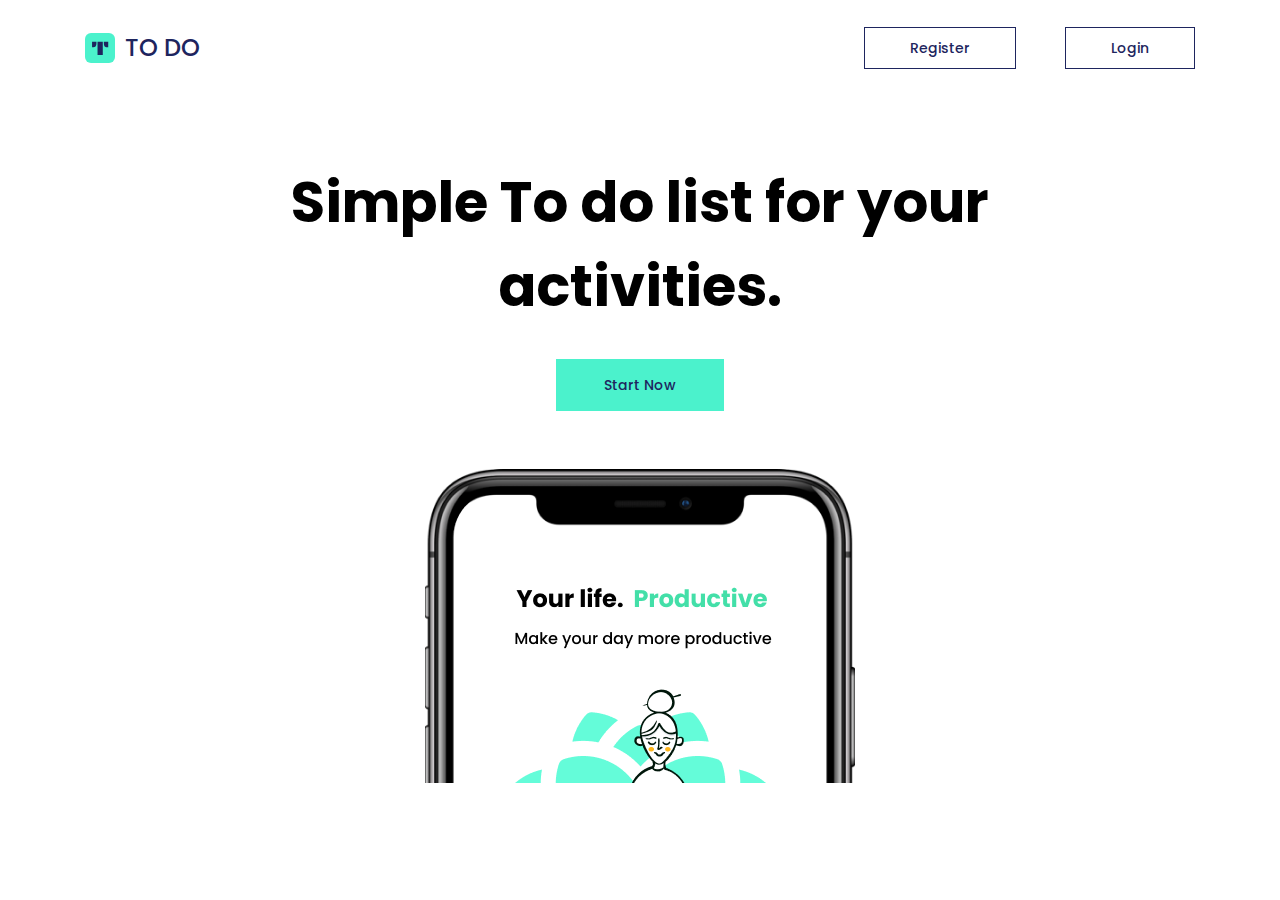
<file: index.html>
<!DOCTYPE html>
<html lang="en">
<head>
    <meta charset="UTF-8">
    <meta http-equiv="X-UA-Compatible" content="IE=edge">
    <meta name="viewport" content="width=device-width, initial-scale=1.0">
    <link rel="stylesheet" href="style.css">
    <link rel="preconnect" href="https://fonts.googleapis.com"><link rel="preconnect" href="https://fonts.gstatic.com" crossorigin><link href="https://fonts.googleapis.com/css2?family=Poppins:wght@400;500;700&display=swap" rel="stylesheet">
    <title>Home</title>
</head>
<body>
    <header>
        <div class="logo">
            <img src="img/Group 62.svg" alt="">
            <p>TO DO</p>
        </div>

        <nav class="nav_buttons">
            <ul>
                <li class="disappear"><a href="#">Register</a></li>
                <li><a href="#">Login</a></li>
            </ul>
        </nav>
    </header>
    <main>
        <div class="container">
            <h1 class="home_text">Simple To do list for your activities.</h1>
            <a href="#" class="start_btn">Start Now</a>
            <img src="img/Image.png" alt="" class="home_img">
        </div>
    </main>
</body>
</html>
</file>
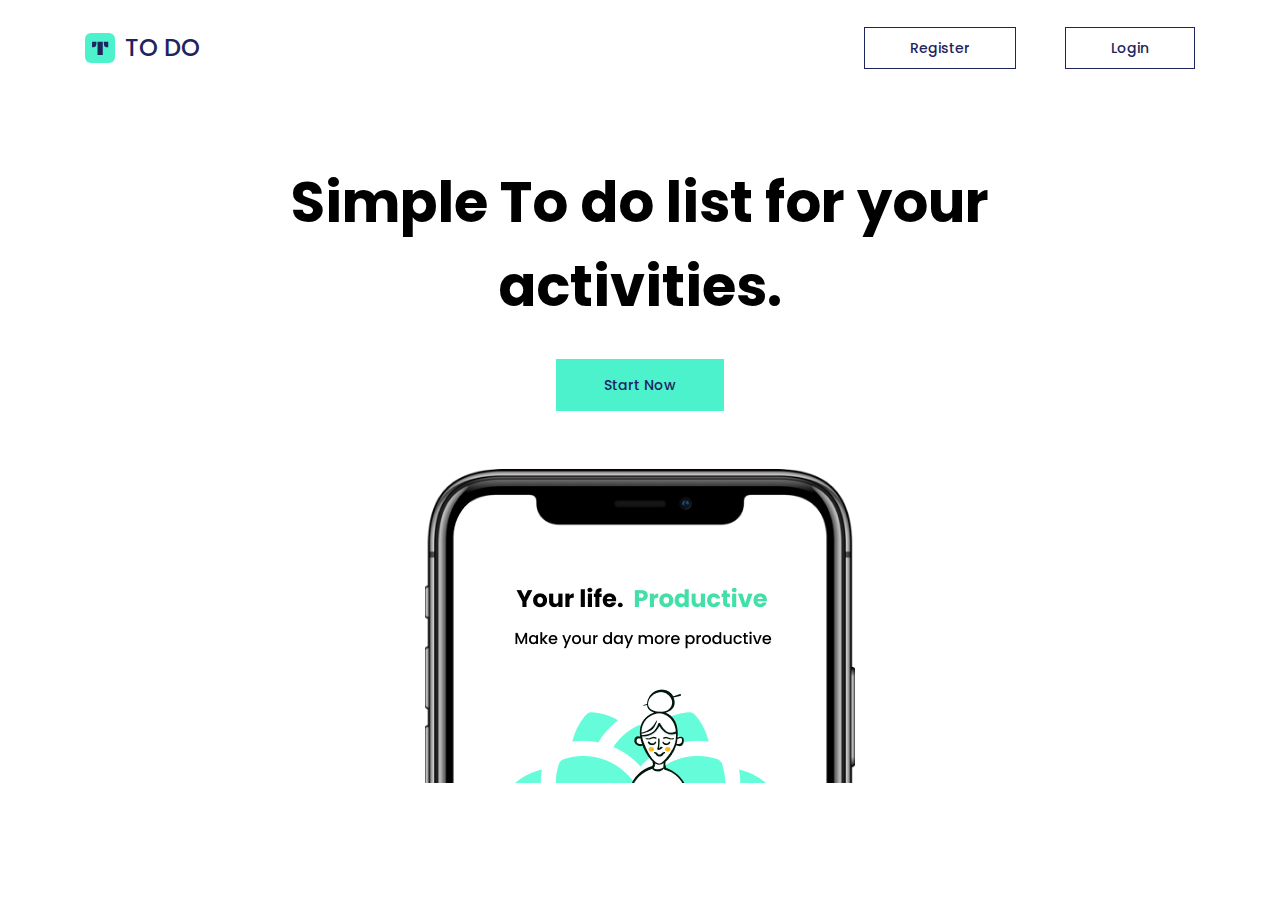
<file: home.html>
<!DOCTYPE html>
<html lang="en">
<head>
    <meta charset="UTF-8">
    <meta http-equiv="X-UA-Compatible" content="IE=edge">
    <meta name="viewport" content="width=device-width, initial-scale=1.0">
    <link rel="stylesheet" href="style.css">
    <link rel="preconnect" href="https://fonts.googleapis.com"><link rel="preconnect" href="https://fonts.gstatic.com" crossorigin><link href="https://fonts.googleapis.com/css2?family=Poppins:wght@400;500;700&display=swap" rel="stylesheet">
    <title>Home</title>
</head>
<body>
    <header>
        <div class="logo">
            <img src="img/Group 62.svg" alt="">
            <p>TO DO</p>
        </div>

        <nav class="nav_buttons">
            <ul>
                <li class="disappear"><a href="#">Register</a></li>
                <li><a href="#">Login</a></li>
            </ul>
        </nav>
    </header>
    <main>
        <div class="container">
            <h1 class="home_text">Simple To do list for your activities.</h1>
            <a href="#" class="start_btn">Start Now</a>
            <img src="img/Image.png" alt="" class="home_img">
        </div>
    </main>
</body>
</html>
</file>
<file: style.css>
/* CSS reset */

html, body, div, span, applet, object, iframe,
h1, h2, h3, h4, h5, h6, p, blockquote, pre,
a, abbr, acronym, address, big, cite, code,
del, dfn, em, img, ins, kbd, q, s, samp,
small, strike, strong, sub, sup, tt, var,
b, u, i, center,
dl, dt, dd, ol, ul, li,
fieldset, form, label, legend,
table, caption, tbody, tfoot, thead, tr, th, td,
article, aside, canvas, details, embed, 
figure, figcaption, footer, header, hgroup, 
menu, nav, output, ruby, section, summary,
time, mark, audio, video {
	margin: 0;
	padding: 0;
	border: 0;
	font-size: 100%;
	font: inherit;
	vertical-align: baseline;
}
/* HTML5 display-role reset for older browsers */
article, aside, details, figcaption, figure, 
footer, header, hgroup, menu, nav, section {
	display: block;
}
body {
	line-height: 1;
}
ol, ul {
	list-style: none;
}
blockquote, q {
	quotes: none;
}
blockquote:before, blockquote:after,
q:before, q:after {
	content: '';
	content: none;
}
table {
	border-collapse: collapse;
	border-spacing: 0;
}

/* set font */
* {
    font-family: 'Poppins', sans-serif;
}

/* header */
header {
    display: flex;
    justify-content: space-between;
    align-items: center;
    max-width: 1110px;
    margin-inline: auto;
    padding-block: 33px;
    padding-inline: 20px;
}


.nav_buttons ul {
    display: flex;
    gap: 49px;
    font-family: 'Poppins', sans-serif;
}

.nav_buttons a {
    text-decoration: none;
    font-weight: 500;
    font-size: 14px;
    padding: 10px 45px;
    border: solid 1px #1E255E;
    color: #1E255E;
    transition: border-color 250ms, background-color 250ms;
}

.nav_buttons a:hover {
    border-color: #4BF2CC;
    background-color: #4BF2CC;

}

.logo {
    display: flex;
    align-items: center;
    gap: 10px;
    cursor: pointer;
}

.logo p {
    font-family: 'Poppins', sans-serif;
    font-weight: 500;
    font-size: 24px;
    color: #1E255E;
}


/* main */

 .container {
    display: flex;
    flex-direction: column;
    justify-content: flex-end;
    gap: 30px;
    max-width: 980px;
    margin-inline: auto;
    margin-block: auto;
    margin-top: 65px;
    padding-inline: 20px;
 }

 .home_text {
    font-weight: 700;
    font-size: 56px;
    line-height: 84px;
 }

.start_btn {
    text-decoration: none;
    font-weight: 500;
    font-size: 14px;
    color: #1E255E;
    padding: 19px 48px;
    background-color: #4BF2CC;
    max-width: 200px;
    margin-inline: auto;
    margin-bottom: 28px;
    transition: background-color 250ms;
}

.start_btn:hover {
    background-color: #2fcaa6;
}

 .home_text, .start_btn {
    text-align: center;
 }

 .home_img {
    max-width: 430px;
    margin-inline: auto;
    padding-inline: 10px;
 }

 /* Media queries */

 @media (max-width: 480px) {
    .disappear {
        display: none;
    }

    .home_img {
        max-width: 80%;
    }
 }
</file>
